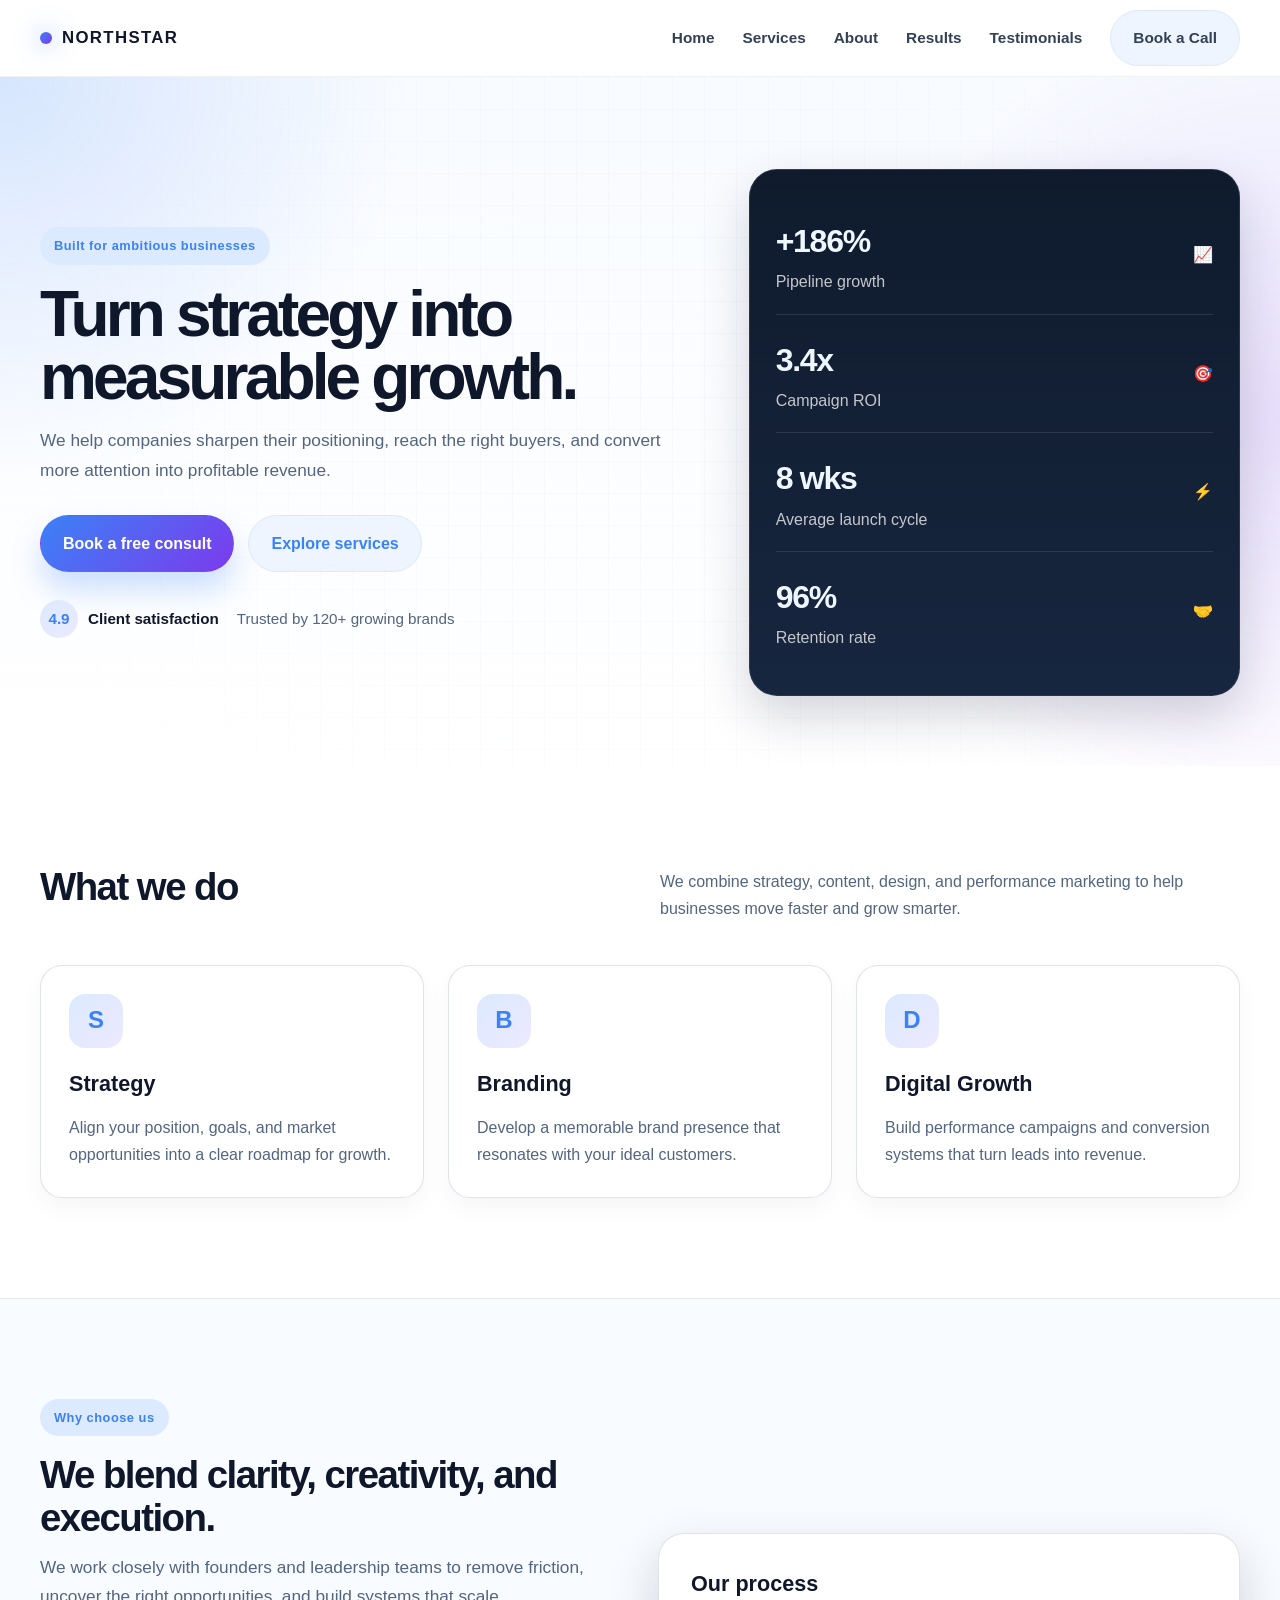
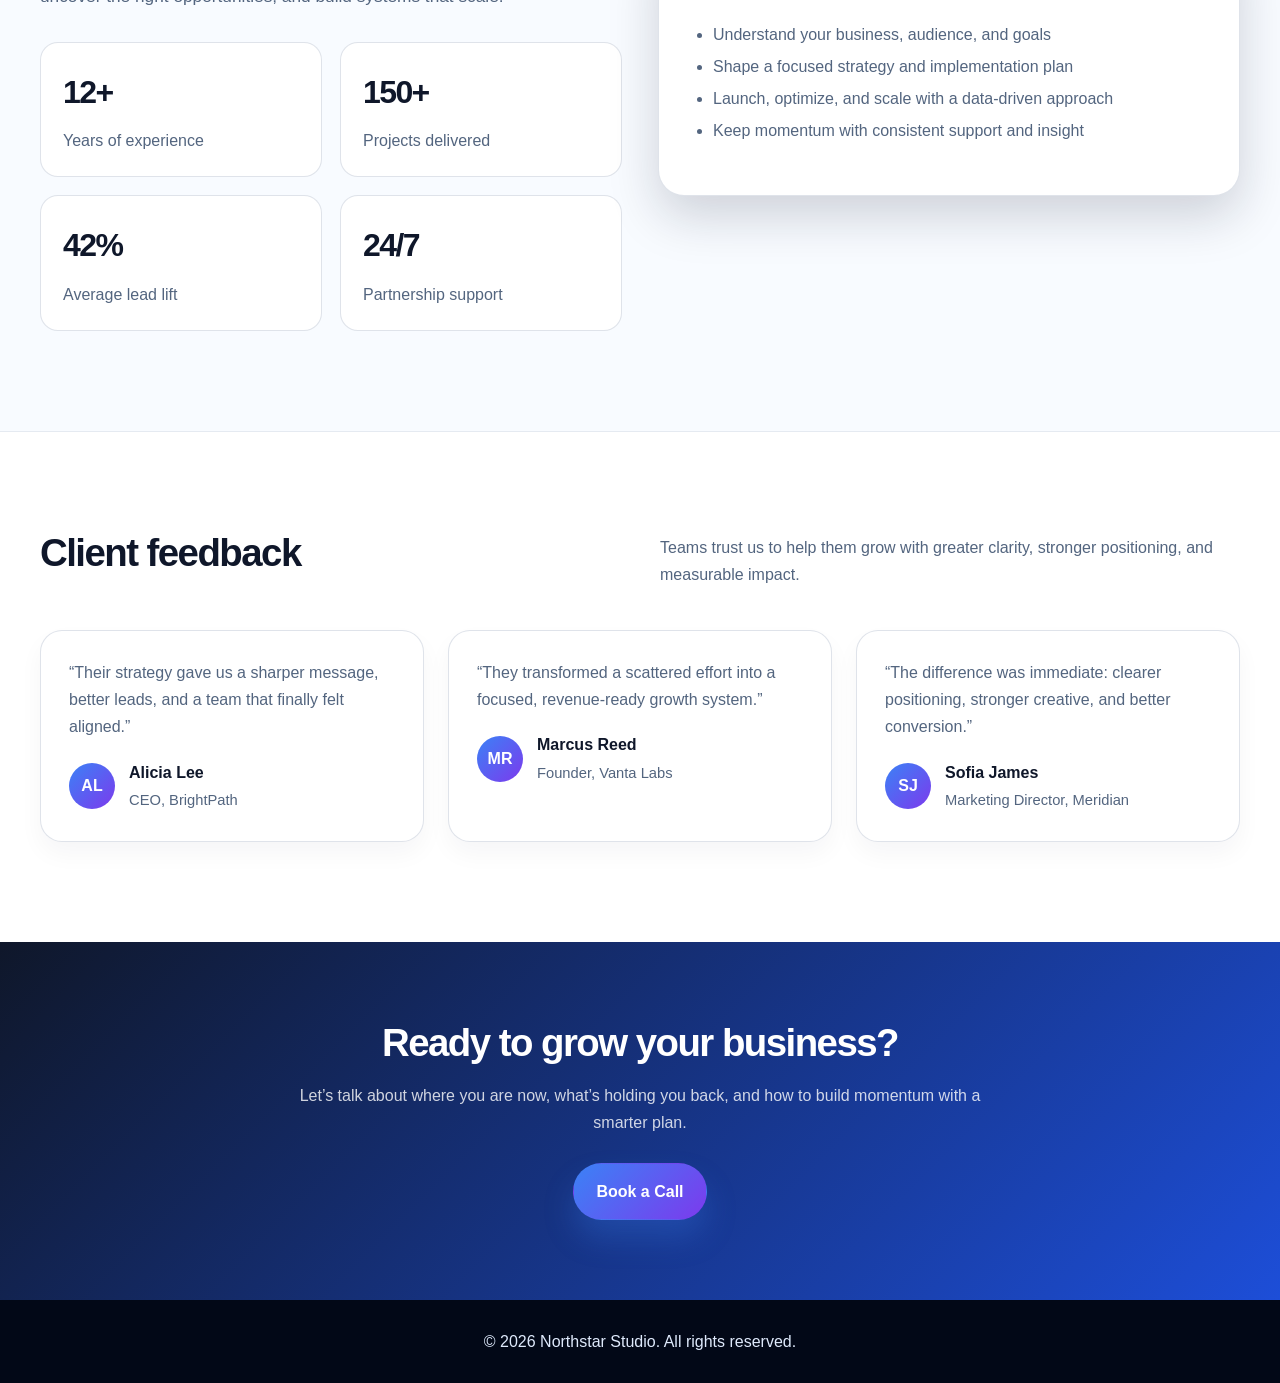
<file: Index.html>
<!DOCTYPE html>
<html lang="en">
<head>
  <meta charset="UTF-8" />
  <meta name="viewport" content="width=device-width, initial-scale=1.0" />
  <title>Northstar Studio | Business Growth Partners</title>
  <meta name="description" content="Growth strategy, branding, and digital marketing for ambitious businesses." />
  <link rel="stylesheet" href="Style.css" />
</head>
<body>
  <header class="site-header">
    <div class="container nav">
      <div class="brand"><span class="dot"></span> NORTHSTAR</div>

      <nav class="nav-links">
        <a href="index.html">Home</a>
        <a href="services.html">Services</a>
        <a href="about.html">About</a>
        <a href="results.html">Results</a>
        <a href="testimonials.html">Testimonials</a>
        <a href="booking a call.html" class="btn btn-light">Book a Call</a>
      </nav>
    </div>
  </header>

  <main>
    <section class="hero">
      <div class="container hero-inner">
        <div>
          <div class="eyebrow">Built for ambitious businesses</div>
          <h1>Turn strategy into measurable growth.</h1>
          <p class="lead">
            We help companies sharpen their positioning, reach the right buyers, and convert more attention into profitable revenue.
          </p>

          <div class="hero-actions">
            <a href="book-call.html" class="btn btn-primary">Book a free consult</a>
            <a href="services.html" class="btn btn-light">Explore services</a>
          </div>

          <div class="trust-row">
            <div class="rating">
              <span class="rating-badge">4.9</span>
              <span>Client satisfaction</span>
            </div>
            <span>Trusted by 120+ growing brands</span>
          </div>
        </div>

        <div class="hero-card">
          <div class="stat-box">
            <div>
              <div class="value">+186%</div>
              <div class="meta">Pipeline growth</div>
            </div>
            <div>📈</div>
          </div>

          <div class="stat-box">
            <div>
              <div class="value">3.4x</div>
              <div class="meta">Campaign ROI</div>
            </div>
            <div>🎯</div>
          </div>

          <div class="stat-box">
            <div>
              <div class="value">8 wks</div>
              <div class="meta">Average launch cycle</div>
            </div>
            <div>⚡</div>
          </div>

          <div class="stat-box">
            <div>
              <div class="value">96%</div>
              <div class="meta">Retention rate</div>
            </div>
            <div>🤝</div>
          </div>
        </div>
      </div>
    </section>

    <section class="section">
      <div class="container">
        <div class="section-header">
          <h2>What we do</h2>
          <p>We combine strategy, content, design, and performance marketing to help businesses move faster and grow smarter.</p>
        </div>

        <div class="grid-3">
          <div class="card">
            <div class="card-icon">S</div>
            <h3>Strategy</h3>
            <p>Align your position, goals, and market opportunities into a clear roadmap for growth.</p>
          </div>

          <div class="card">
            <div class="card-icon">B</div>
            <h3>Branding</h3>
            <p>Develop a memorable brand presence that resonates with your ideal customers.</p>
          </div>

          <div class="card">
            <div class="card-icon">D</div>
            <h3>Digital Growth</h3>
            <p>Build performance campaigns and conversion systems that turn leads into revenue.</p>
          </div>
        </div>
      </div>
    </section>

    <section class="section about">
      <div class="container about-grid">
        <div>
          <div class="eyebrow">Why choose us</div>
          <h2>We blend clarity, creativity, and execution.</h2>
          <p class="lead">
            We work closely with founders and leadership teams to remove friction, uncover the right opportunities, and build systems that scale.
          </p>

          <div class="stats">
            <div class="stat">
              <strong>12+</strong>
              <span>Years of experience</span>
            </div>
            <div class="stat">
              <strong>150+</strong>
              <span>Projects delivered</span>
            </div>
            <div class="stat">
              <strong>42%</strong>
              <span>Average lead lift</span>
            </div>
            <div class="stat">
              <strong>24/7</strong>
              <span>Partnership support</span>
            </div>
          </div>
        </div>

        <div class="about-panel">
          <h3>Our process</h3>
          <ul style="padding-left:22px; color:var(--muted); line-height:2;">
            <li>Understand your business, audience, and goals</li>
            <li>Shape a focused strategy and implementation plan</li>
            <li>Launch, optimize, and scale with a data-driven approach</li>
            <li>Keep momentum with consistent support and insight</li>
          </ul>
        </div>
      </div>
    </section>

    <section class="section">
      <div class="container">
        <div class="section-header">
          <h2>Client feedback</h2>
          <p>Teams trust us to help them grow with greater clarity, stronger positioning, and measurable impact.</p>
        </div>

        <div class="testimonials-grid">
          <div class="quote">
            <p>“Their strategy gave us a sharper message, better leads, and a team that finally felt aligned.”</p>
            <div class="person">
              <div class="avatar">AL</div>
              <div>
                <strong>Alicia Lee</strong>
                <span>CEO, BrightPath</span>
              </div>
            </div>
          </div>

          <div class="quote">
            <p>“They transformed a scattered effort into a focused, revenue-ready growth system.”</p>
            <div class="person">
              <div class="avatar">MR</div>
              <div>
                <strong>Marcus Reed</strong>
                <span>Founder, Vanta Labs</span>
              </div>
            </div>
          </div>

          <div class="quote">
            <p>“The difference was immediate: clearer positioning, stronger creative, and better conversion.”</p>
            <div class="person">
              <div class="avatar">SJ</div>
              <div>
                <strong>Sofia James</strong>
                <span>Marketing Director, Meridian</span>
              </div>
            </div>
          </div>
        </div>
      </div>
    </section>

    <section class="cta">
      <div class="container">
        <h2>Ready to grow your business?</h2>
        <p>Let’s talk about where you are now, what’s holding you back, and how to build momentum with a smarter plan.</p>
        <a href="book-call.html" class="btn btn-primary">Book a Call</a>
      </div>
    </section>
  </main>

  <footer class="site-footer">
    © 2026 Northstar Studio. All rights reserved.
  </footer>
</body>
</html>
</file>
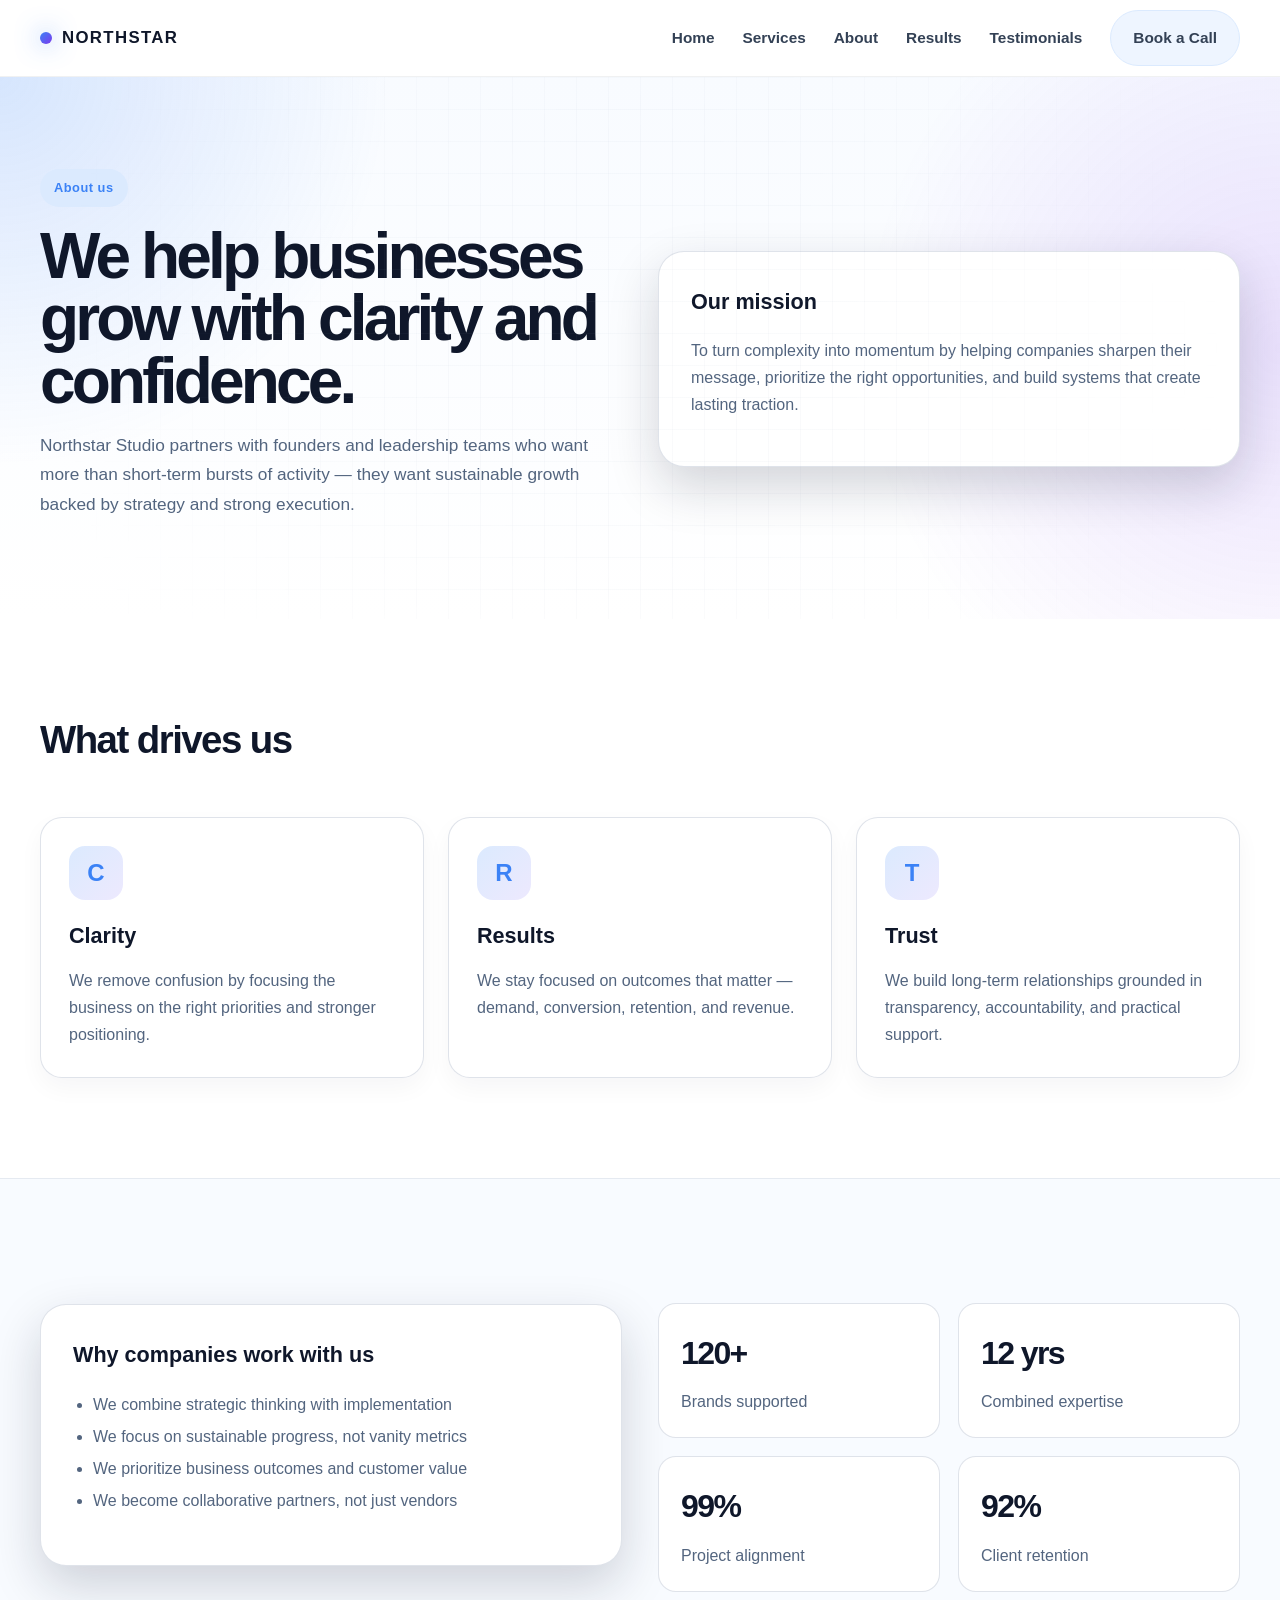
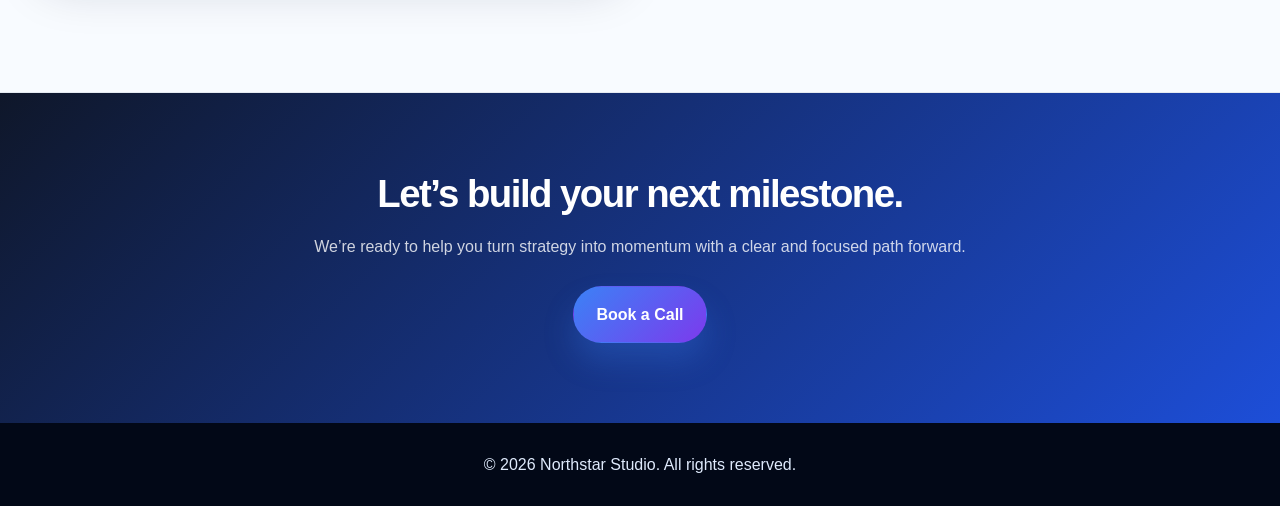
<file: About.html>
<!DOCTYPE html>
<html lang="en">
<head>
  <meta charset="UTF-8" />
  <meta name="viewport" content="width=device-width, initial-scale=1.0" />
  <title>Northstar Studio | About</title>
  <link rel="stylesheet" href="Style.css" />
</head>
<body>
  <header class="site-header">
    <div class="container nav">
      <div class="brand"><span class="dot"></span> NORTHSTAR</div>
      <nav class="nav-links">
        <a href="index.html">Home</a>
        <a href="services.html">Services</a>
        <a href="about.html">About</a>
        <a href="results.html">Results</a>
        <a href="testimonials.html">Testimonials</a>
        <a href="booking a call.html" class="btn btn-light">Book a Call</a>
      </nav>
    </div>
  </header>

  <main>
    <section class="hero">
      <div class="container about-grid">
        <div>
          <div class="eyebrow">About us</div>
          <h1>We help businesses grow with clarity and confidence.</h1>
          <p class="lead">
            Northstar Studio partners with founders and leadership teams who want more than short-term bursts of activity — they want sustainable growth backed by strategy and strong execution.
          </p>
        </div>

        <div class="about-panel">
          <h3>Our mission</h3>
          <p style="color:var(--muted);">
            To turn complexity into momentum by helping companies sharpen their message, prioritize the right opportunities, and build systems that create lasting traction.
          </p>
        </div>
      </div>
    </section>

    <section class="section">
      <div class="container">
        <div class="section-header">
          <h2>What drives us</h2>
        </div>

        <div class="grid-3">
          <div class="card">
            <div class="card-icon">C</div>
            <h3>Clarity</h3>
            <p>We remove confusion by focusing the business on the right priorities and stronger positioning.</p>
          </div>

          <div class="card">
            <div class="card-icon">R</div>
            <h3>Results</h3>
            <p>We stay focused on outcomes that matter — demand, conversion, retention, and revenue.</p>
          </div>

          <div class="card">
            <div class="card-icon">T</div>
            <h3>Trust</h3>
            <p>We build long-term relationships grounded in transparency, accountability, and practical support.</p>
          </div>
        </div>
      </div>
    </section>

    <section class="section about">
      <div class="container about-grid">
        <div class="about-panel">
          <h3>Why companies work with us</h3>
          <ul style="padding-left:20px; color:var(--muted); line-height:2;">
            <li>We combine strategic thinking with implementation</li>
            <li>We focus on sustainable progress, not vanity metrics</li>
            <li>We prioritize business outcomes and customer value</li>
            <li>We become collaborative partners, not just vendors</li>
          </ul>
        </div>

        <div class="stats">
          <div class="stat">
            <strong>120+</strong>
            <span>Brands supported</span>
          </div>
          <div class="stat">
            <strong>12 yrs</strong>
            <span>Combined expertise</span>
          </div>
          <div class="stat">
            <strong>99%</strong>
            <span>Project alignment</span>
          </div>
          <div class="stat">
            <strong>92%</strong>
            <span>Client retention</span>
          </div>
        </div>
      </div>
    </section>

    <section class="cta">
      <div class="container">
        <h2>Let’s build your next milestone.</h2>
        <p>We’re ready to help you turn strategy into momentum with a clear and focused path forward.</p>
        <a href="book-call.html" class="btn btn-primary">Book a Call</a>
      </div>
    </section>
  </main>

  <footer class="site-footer">
    © 2026 Northstar Studio. All rights reserved.
  </footer>
</body>
</html>
</file>
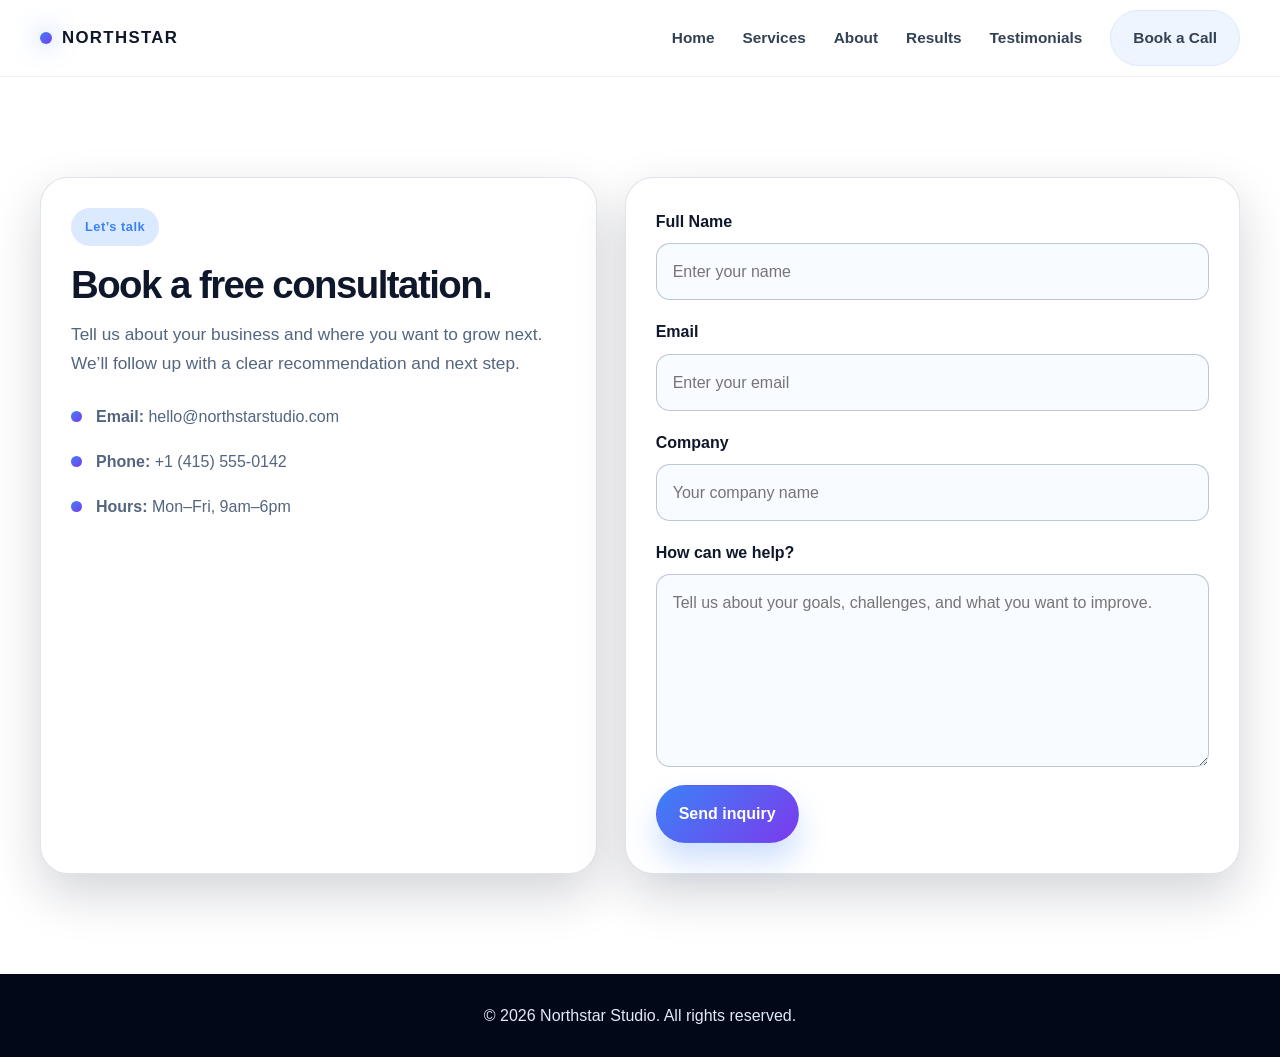
<file: Booking a Call.html>
<!DOCTYPE html>
<html lang="en">
<head>
  <meta charset="UTF-8" />
  <meta name="viewport" content="width=device-width, initial-scale=1.0" />
  <title>Northstar Studio | Book a Call</title>
  <link rel="stylesheet" href="Style.css" />
</head>
<body>
  <header class="site-header">
    <div class="container nav">
      <div class="brand"><span class="dot"></span> NORTHSTAR</div>
      <nav class="nav-links">
        <a href="index.html">Home</a>
        <a href="services.html">Services</a>
        <a href="about.html">About</a>
        <a href="results.html">Results</a>
        <a href="testimonials.html">Testimonials</a>
        <a href="booking a call.html" class="btn btn-light">Book a Call</a>
      </nav>
    </div>
  </header>

  <main class="section">
    <div class="container contact-wrap">
      <div class="contact-card">
        <div class="eyebrow">Let’s talk</div>
        <h2>Book a free consultation.</h2>
        <p class="lead" style="margin-bottom:20px;">
          Tell us about your business and where you want to grow next. We’ll follow up with a clear recommendation and next step.
        </p>

        <div class="contact-list">
          <div class="info-row">
            <span class="info-dot"></span>
            <div><strong>Email:</strong> hello@northstarstudio.com</div>
          </div>

          <div class="info-row">
            <span class="info-dot"></span>
            <div><strong>Phone:</strong> +1 (415) 555-0142</div>
          </div>

          <div class="info-row">
            <span class="info-dot"></span>
            <div><strong>Hours:</strong> Mon–Fri, 9am–6pm</div>
          </div>
        </div>
      </div>

      <div class="contact-card">
        <form>
          <div class="form-group">
            <label for="name">Full Name</label>
            <input type="text" id="name" placeholder="Enter your name" />
          </div>

          <div class="form-group">
            <label for="email">Email</label>
            <input type="email" id="email" placeholder="Enter your email" />
          </div>

          <div class="form-group">
            <label for="company">Company</label>
            <input type="text" id="company" placeholder="Your company name" />
          </div>

          <div class="form-group">
            <label for="message">How can we help?</label>
            <textarea id="message" rows="6" placeholder="Tell us about your goals, challenges, and what you want to improve."></textarea>
          </div>

          <button type="submit" class="btn btn-primary">Send inquiry</button>
        </form>
      </div>
    </div>
  </main>

  <footer class="site-footer">
    © 2026 Northstar Studio. All rights reserved.
  </footer>
</body>
</html>
</file>
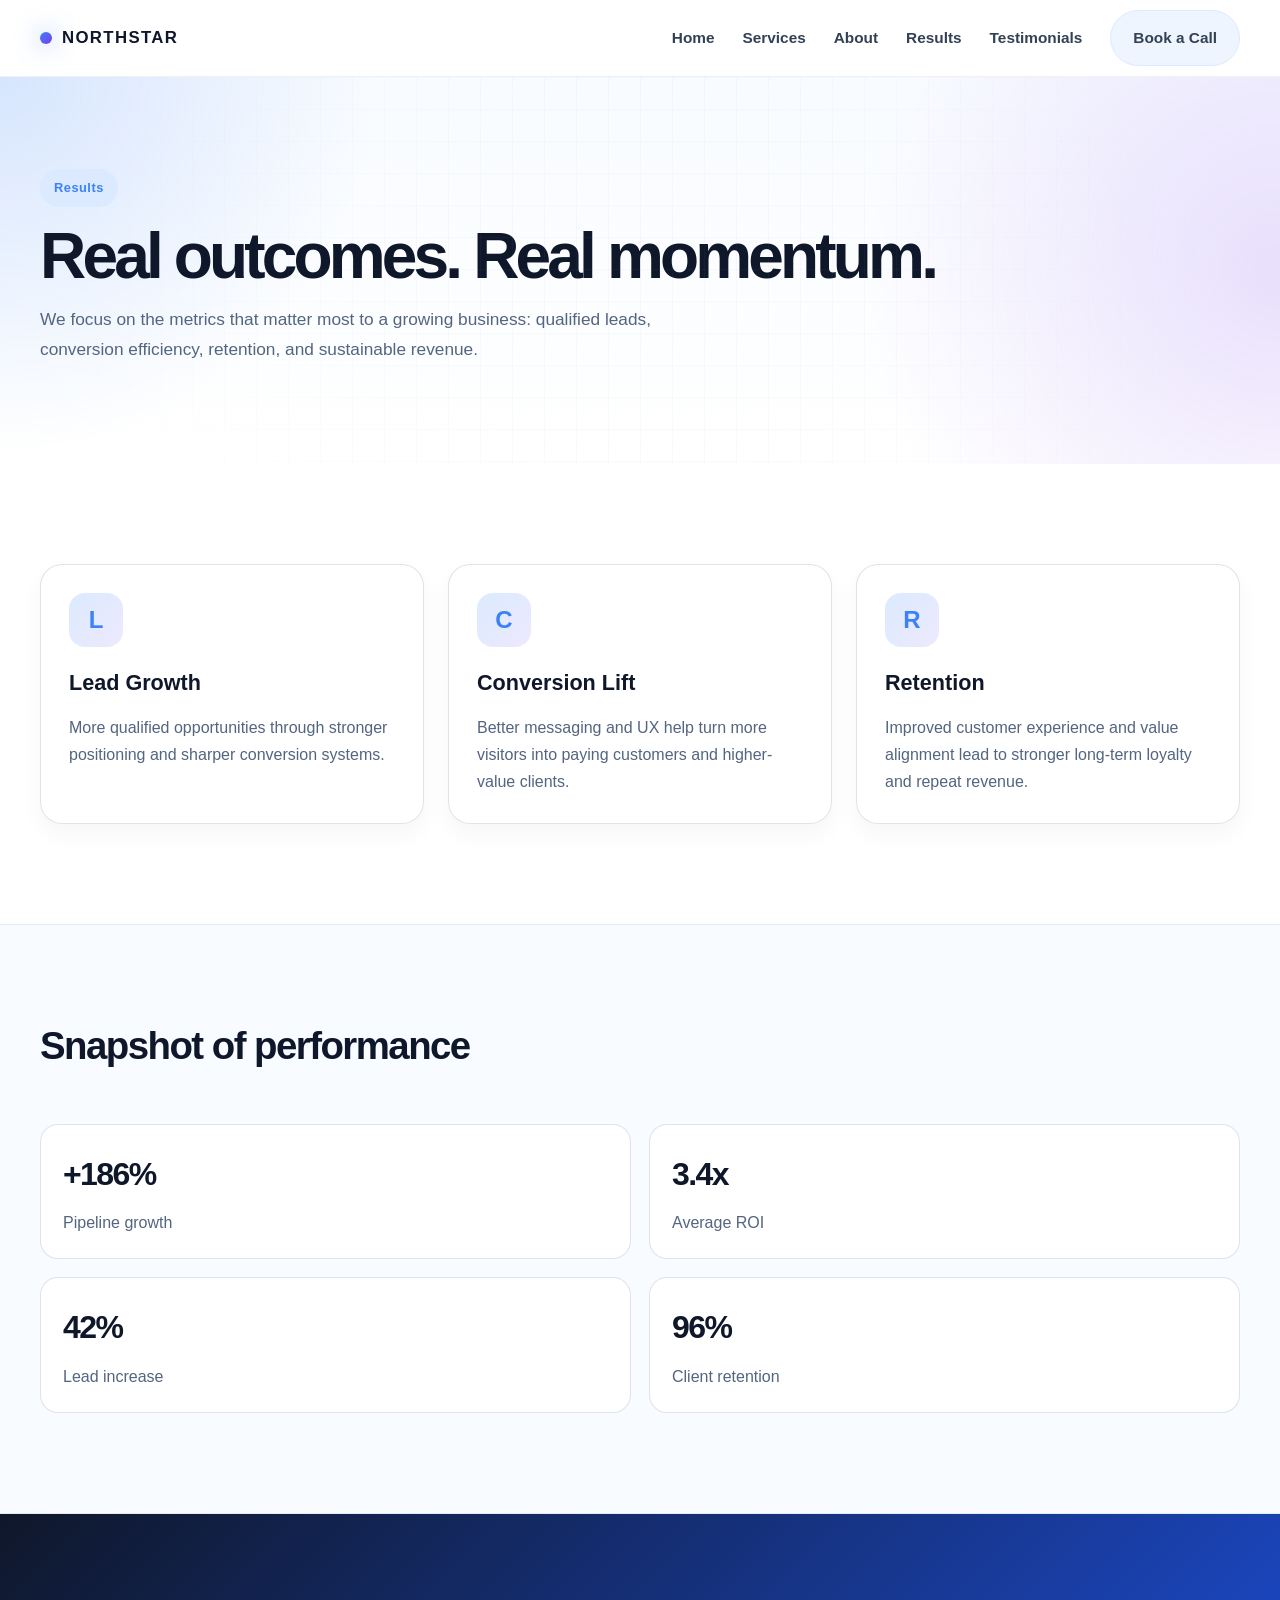
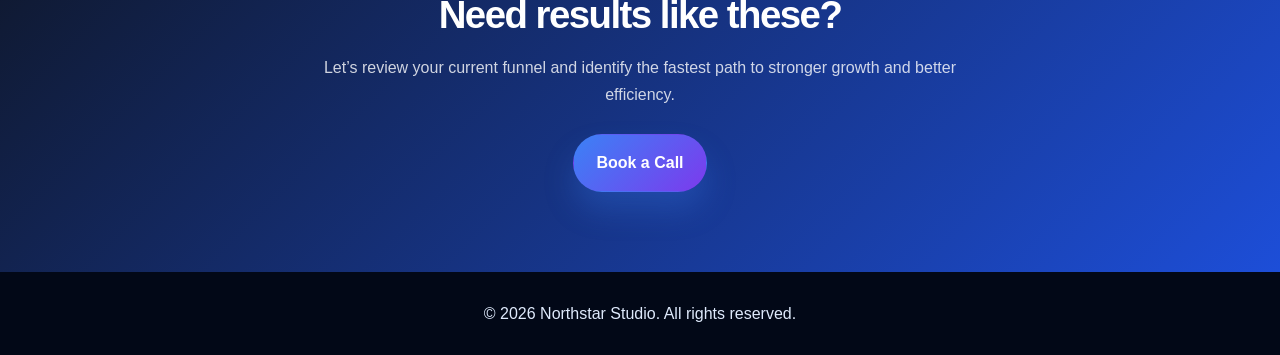
<file: Results.html>
<!DOCTYPE html>
<html lang="en">
<head>
  <meta charset="UTF-8" />
  <meta name="viewport" content="width=device-width, initial-scale=1.0" />
  <title>Northstar Studio | Results</title>
  <link rel="stylesheet" href="Style.css" />
</head>
<body>
  <header class="site-header">
    <div class="container nav">
      <div class="brand"><span class="dot"></span> NORTHSTAR</div>
      <nav class="nav-links">
        <a href="index.html">Home</a>
        <a href="services.html">Services</a>
        <a href="about.html">About</a>
        <a href="results.html">Results</a>
        <a href="testimonials.html">Testimonials</a>
        <a href="booking a call.html" class="btn btn-light">Book a Call</a>
      </nav>
    </div>
  </header>

  <main>
    <section class="hero">
      <div class="container">
        <div class="eyebrow">Results</div>
        <h1>Real outcomes. Real momentum.</h1>
        <p class="lead">
          We focus on the metrics that matter most to a growing business: qualified leads, conversion efficiency, retention, and sustainable revenue.
        </p>
      </div>
    </section>

    <section class="section">
      <div class="container">
        <div class="grid-3">
          <div class="card">
            <div class="card-icon">L</div>
            <h3>Lead Growth</h3>
            <p>More qualified opportunities through stronger positioning and sharper conversion systems.</p>
          </div>

          <div class="card">
            <div class="card-icon">C</div>
            <h3>Conversion Lift</h3>
            <p>Better messaging and UX help turn more visitors into paying customers and higher-value clients.</p>
          </div>

          <div class="card">
            <div class="card-icon">R</div>
            <h3>Retention</h3>
            <p>Improved customer experience and value alignment lead to stronger long-term loyalty and repeat revenue.</p>
          </div>
        </div>
      </div>
    </section>

    <section class="section about">
      <div class="container">
        <div class="section-header">
          <h2>Snapshot of performance</h2>
        </div>

        <div class="stats">
          <div class="stat">
            <strong>+186%</strong>
            <span>Pipeline growth</span>
          </div>
          <div class="stat">
            <strong>3.4x</strong>
            <span>Average ROI</span>
          </div>
          <div class="stat">
            <strong>42%</strong>
            <span>Lead increase</span>
          </div>
          <div class="stat">
            <strong>96%</strong>
            <span>Client retention</span>
          </div>
        </div>
      </div>
    </section>

    <section class="cta">
      <div class="container">
        <h2>Need results like these?</h2>
        <p>Let’s review your current funnel and identify the fastest path to stronger growth and better efficiency.</p>
        <a href="book-call.html" class="btn btn-primary">Book a Call</a>
      </div>
    </section>
  </main>

  <footer class="site-footer">
    © 2026 Northstar Studio. All rights reserved.
  </footer>
</body>
</html>
</file>
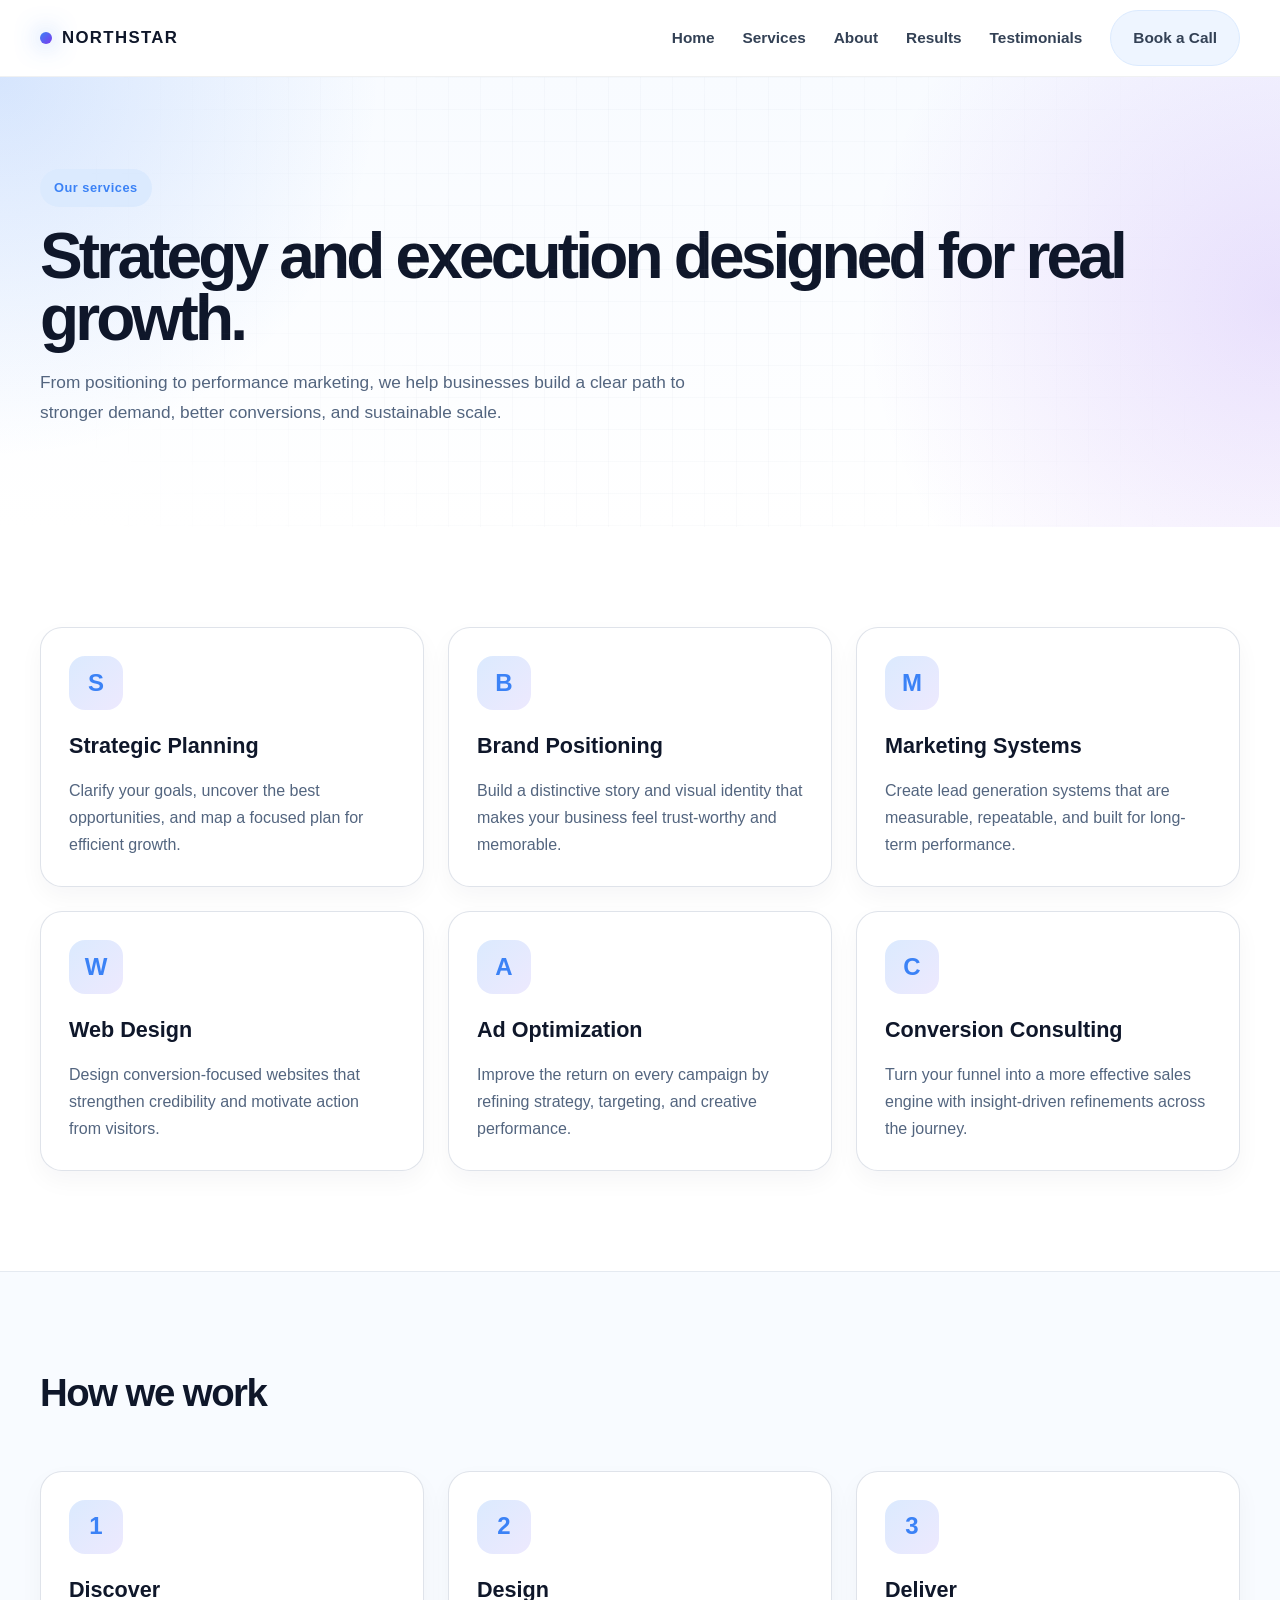
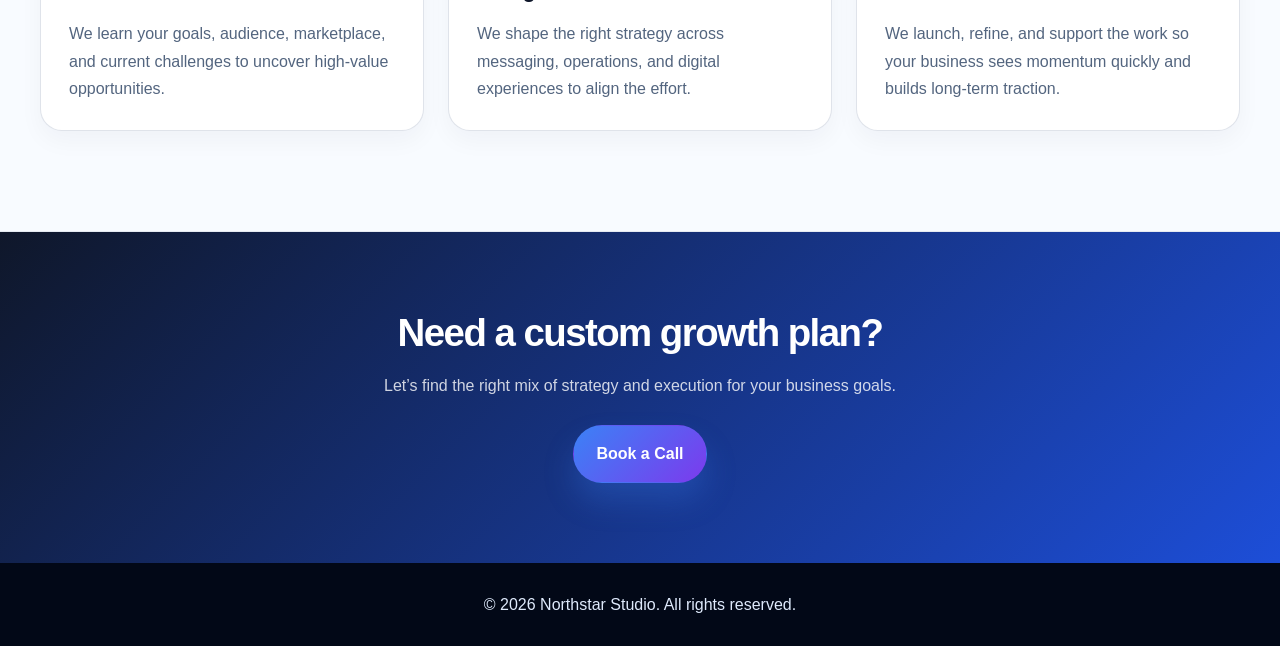
<file: Services.html>
<!DOCTYPE html>
<html lang="en">
<head>
  <meta charset="UTF-8" />
  <meta name="viewport" content="width=device-width, initial-scale=1.0" />
  <title>Northstar Studio | Services</title>
  <link rel="stylesheet" href="Style.css" />
</head>
<body>
  <header class="site-header">
    <div class="container nav">
      <div class="brand"><span class="dot"></span> NORTHSTAR</div>
      <nav class="nav-links">
        <a href="index.html">Home</a>
        <a href="services.html">Services</a>
        <a href="about.html">About</a>
        <a href="results.html">Results</a>
        <a href="testimonials.html">Testimonials</a>
        <a href="booking a call.html" class="btn btn-light">Book a Call</a>
      </nav>
    </div>
  </header>

  <main>
    <section class="hero">
      <div class="container">
        <div class="eyebrow">Our services</div>
        <h1>Strategy and execution designed for real growth.</h1>
        <p class="lead">
          From positioning to performance marketing, we help businesses build a clear path to stronger demand, better conversions, and sustainable scale.
        </p>
      </div>
    </section>

    <section class="section">
      <div class="container">
        <div class="grid-3">
          <div class="card">
            <div class="card-icon">S</div>
            <h3>Strategic Planning</h3>
            <p>Clarify your goals, uncover the best opportunities, and map a focused plan for efficient growth.</p>
          </div>

          <div class="card">
            <div class="card-icon">B</div>
            <h3>Brand Positioning</h3>
            <p>Build a distinctive story and visual identity that makes your business feel trust-worthy and memorable.</p>
          </div>

          <div class="card">
            <div class="card-icon">M</div>
            <h3>Marketing Systems</h3>
            <p>Create lead generation systems that are measurable, repeatable, and built for long-term performance.</p>
          </div>

          <div class="card">
            <div class="card-icon">W</div>
            <h3>Web Design</h3>
            <p>Design conversion-focused websites that strengthen credibility and motivate action from visitors.</p>
          </div>

          <div class="card">
            <div class="card-icon">A</div>
            <h3>Ad Optimization</h3>
            <p>Improve the return on every campaign by refining strategy, targeting, and creative performance.</p>
          </div>

          <div class="card">
            <div class="card-icon">C</div>
            <h3>Conversion Consulting</h3>
            <p>Turn your funnel into a more effective sales engine with insight-driven refinements across the journey.</p>
          </div>
        </div>
      </div>
    </section>

    <section class="section about">
      <div class="container">
        <div class="section-header">
          <h2>How we work</h2>
        </div>

        <div class="grid-3">
          <div class="card">
            <div class="card-icon">1</div>
            <h3>Discover</h3>
            <p>We learn your goals, audience, marketplace, and current challenges to uncover high-value opportunities.</p>
          </div>

          <div class="card">
            <div class="card-icon">2</div>
            <h3>Design</h3>
            <p>We shape the right strategy across messaging, operations, and digital experiences to align the effort.</p>
          </div>

          <div class="card">
            <div class="card-icon">3</div>
            <h3>Deliver</h3>
            <p>We launch, refine, and support the work so your business sees momentum quickly and builds long-term traction.</p>
          </div>
        </div>
      </div>
    </section>

    <section class="cta">
      <div class="container">
        <h2>Need a custom growth plan?</h2>
        <p>Let’s find the right mix of strategy and execution for your business goals.</p>
        <a href="book-call.html" class="btn btn-primary">Book a Call</a>
      </div>
    </section>
  </main>

  <footer class="site-footer">
    © 2026 Northstar Studio. All rights reserved.
  </footer>
</body>
</html>
</file>
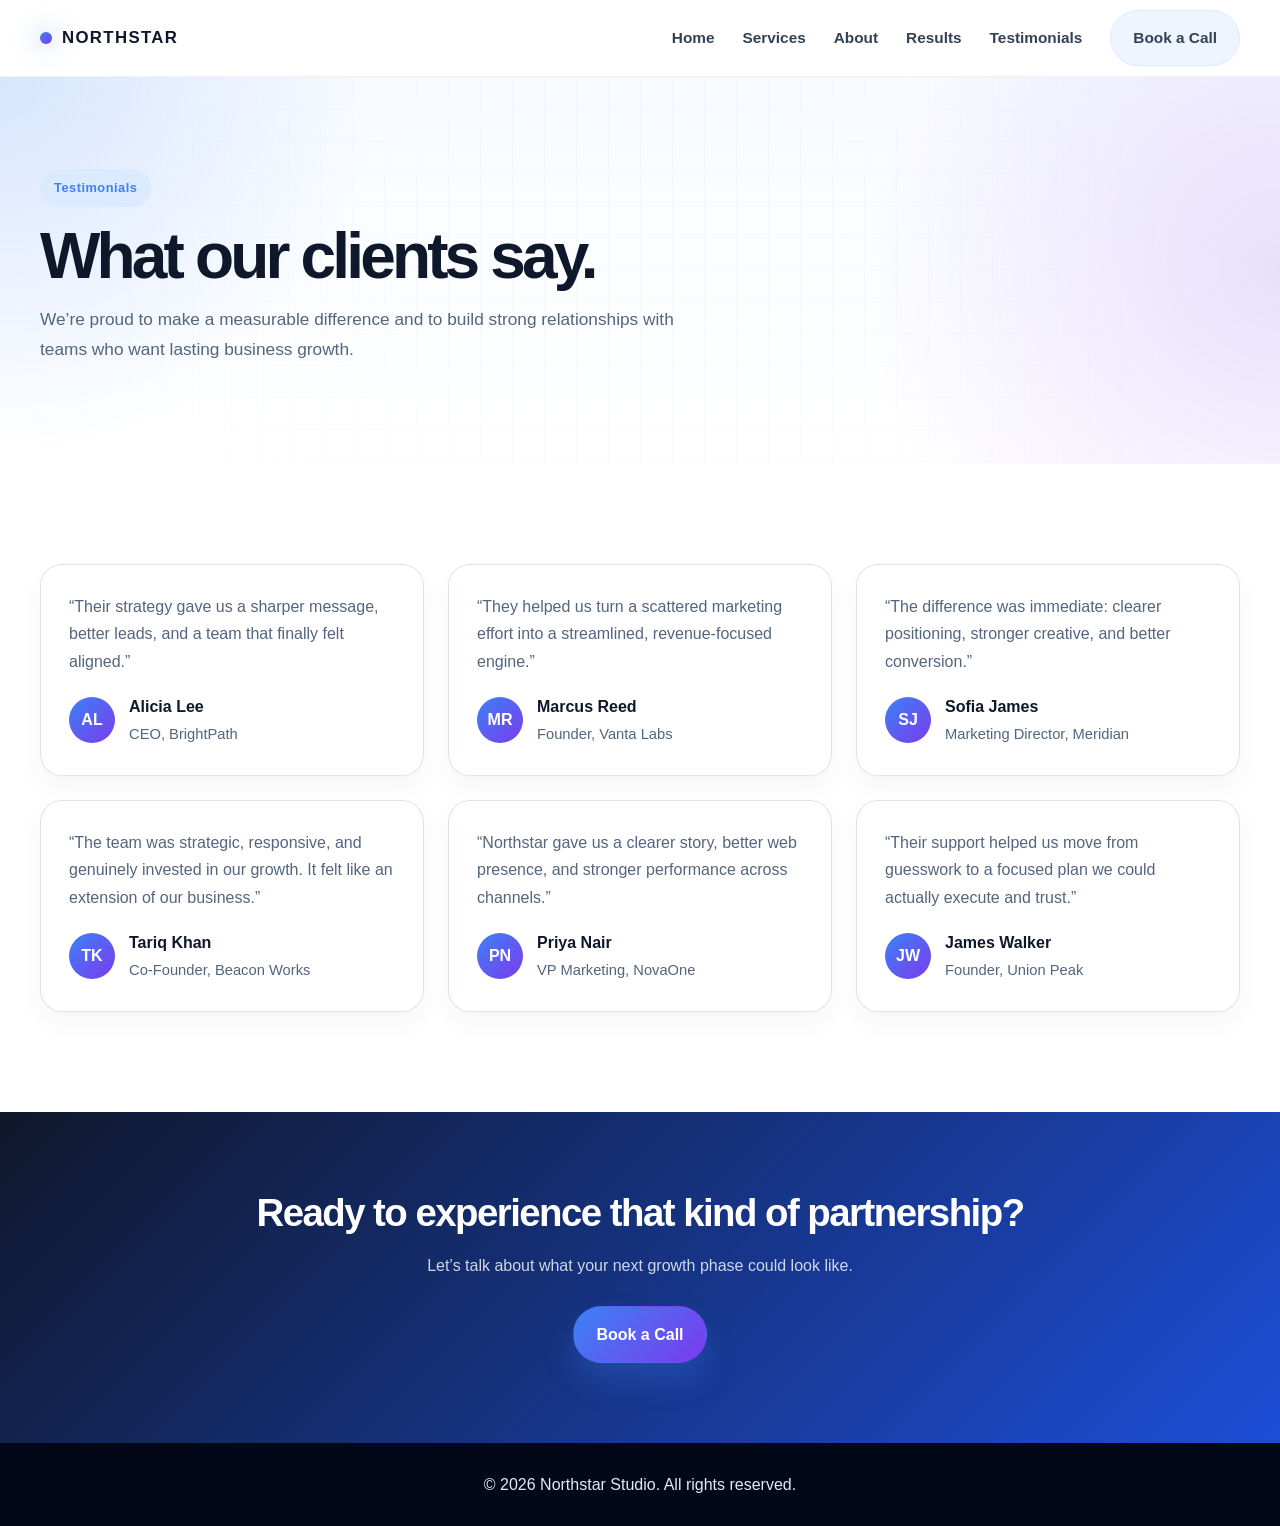
<file: Testimonials.html>
<!DOCTYPE html>
<html lang="en">
<head>
  <meta charset="UTF-8" />
  <meta name="viewport" content="width=device-width, initial-scale=1.0" />
  <title>Northstar Studio | Testimonials</title>
  <link rel="stylesheet" href="Style.css" />
</head>
<body>
  <header class="site-header">
    <div class="container nav">
      <div class="brand"><span class="dot"></span> NORTHSTAR</div>
      <nav class="nav-links">
        <a href="index.html">Home</a>
        <a href="services.html">Services</a>
        <a href="about.html">About</a>
        <a href="results.html">Results</a>
        <a href="testimonials.html">Testimonials</a>
        <a href="booking a call.html" class="btn btn-light">Book a Call</a>
      </nav>
    </div>
  </header>

  <main>
    <section class="hero">
      <div class="container">
        <div class="eyebrow">Testimonials</div>
        <h1>What our clients say.</h1>
        <p class="lead">
          We’re proud to make a measurable difference and to build strong relationships with teams who want lasting business growth.
        </p>
      </div>
    </section>

    <section class="section">
      <div class="container testimonials-grid">
        <div class="quote">
          <p>“Their strategy gave us a sharper message, better leads, and a team that finally felt aligned.”</p>
          <div class="person">
            <div class="avatar">AL</div>
            <div>
              <strong>Alicia Lee</strong>
              <span>CEO, BrightPath</span>
            </div>
          </div>
        </div>

        <div class="quote">
          <p>“They helped us turn a scattered marketing effort into a streamlined, revenue-focused engine.”</p>
          <div class="person">
            <div class="avatar">MR</div>
            <div>
              <strong>Marcus Reed</strong>
              <span>Founder, Vanta Labs</span>
            </div>
          </div>
        </div>

        <div class="quote">
          <p>“The difference was immediate: clearer positioning, stronger creative, and better conversion.”</p>
          <div class="person">
            <div class="avatar">SJ</div>
            <div>
              <strong>Sofia James</strong>
              <span>Marketing Director, Meridian</span>
            </div>
          </div>
        </div>

        <div class="quote">
          <p>“The team was strategic, responsive, and genuinely invested in our growth. It felt like an extension of our business.”</p>
          <div class="person">
            <div class="avatar">TK</div>
            <div>
              <strong>Tariq Khan</strong>
              <span>Co-Founder, Beacon Works</span>
            </div>
          </div>
        </div>

        <div class="quote">
          <p>“Northstar gave us a clearer story, better web presence, and stronger performance across channels.”</p>
          <div class="person">
            <div class="avatar">PN</div>
            <div>
              <strong>Priya Nair</strong>
              <span>VP Marketing, NovaOne</span>
            </div>
          </div>
        </div>

        <div class="quote">
          <p>“Their support helped us move from guesswork to a focused plan we could actually execute and trust.”</p>
          <div class="person">
            <div class="avatar">JW</div>
            <div>
              <strong>James Walker</strong>
              <span>Founder, Union Peak</span>
            </div>
          </div>
        </div>
      </div>
    </section>

    <section class="cta">
      <div class="container">
        <h2>Ready to experience that kind of partnership?</h2>
        <p>Let’s talk about what your next growth phase could look like.</p>
        <a href="book-call.html" class="btn btn-primary">Book a Call</a>
      </div>
    </section>
  </main>

  <footer class="site-footer">
    © 2026 Northstar Studio. All rights reserved.
  </footer>
</body>
</html>
</file>
<file: Style.css>
:root{
  --bg:#081120;
  --bg-alt:#0f1b2d;
  --panel:#0d1729;
  --panel-soft:#111f34;
  --surface:#f5f8ff;
  --white:#ffffff;
  --text:#0f172a;
  --muted:#53657f;
  --primary:#3b82f6;
  --primary-2:#7c3aed;
  --accent:#2dd4bf;
  --line:rgba(148,163,184,0.3);
  --shadow: 0 20px 50px rgba(15, 23, 42, 0.18);
  --radius: 22px;
  --max: 1200px;
}

* { box-sizing:border-box; }
html { scroll-behavior:smooth; }
body{
  margin:0;
  font-family: Inter, Arial, Helvetica, sans-serif;
  color:var(--text);
  background:#ffffff;
  line-height:1.7;
}

img { max-width:100%; display:block; }
a { text-decoration:none; color:inherit; }
button, input, textarea { font:inherit; }

.container{
  width:min(var(--max), calc(100% - 36px));
  margin:0 auto;
}

.site-header{
  position:sticky;
  top:0;
  z-index:50;
  background:rgba(255,255,255,0.82);
  backdrop-filter: blur(10px);
  border-bottom:1px solid rgba(15,23,42,0.06);
}

.nav{
  display:flex;
  justify-content:space-between;
  align-items:center;
  min-height:76px;
}

.brand{
  display:flex;
  align-items:center;
  font-weight:800;
  letter-spacing:0.08em;
  font-size:1.05rem;
}
.brand .dot{
  width:12px; height:12px;
  display:inline-block;
  border-radius:50%;
  background:linear-gradient(135deg, var(--primary), var(--primary-2));
  margin-right:10px;
  box-shadow:0 0 25px rgba(59,130,246,0.7);
}

.nav-links{
  display:flex;
  align-items:center;
  gap:28px;
}

.nav-links a{
  color:#334155;
  font-weight:600;
  font-size:0.96rem;
  transition:0.2s ease;
}
.nav-links a:hover { color:var(--text); }

.btn{
  display:inline-flex;
  align-items:center;
  justify-content:center;
  gap:10px;
  padding:14px 22px;
  border-radius:999px;
  font-weight:700;
  border:1px solid transparent;
  transition:0.25s ease;
  cursor:pointer;
  white-space:nowrap;
}

.btn-primary{
  background:linear-gradient(135deg, var(--primary), var(--primary-2));
  color:#fff;
  box-shadow:0 18px 30px rgba(59,130,246,0.25);
}
.btn-primary:hover{
  transform:translateY(-2px);
  box-shadow:0 20px 35px rgba(59,130,246,0.3);
}

.btn-light{
  background:#eef5ff;
  color:var(--primary);
  border-color:#dbeafe;
}
.btn-light:hover{
  background:#e6f0ff;
}

.hero{
  position:relative;
  overflow:hidden;
  padding:92px 0 70px;
  background:
    radial-gradient(circle at top left, rgba(59,130,246,0.18), transparent 28%),
    radial-gradient(circle at right center, rgba(124,58,237,0.15), transparent 32%),
    linear-gradient(180deg, #f8fbff 0%, #ffffff 100%);
}
.hero::before{
  content:"";
  position:absolute;
  inset:0;
  background-image:linear-gradient(rgba(148,163,184,0.05) 1px, transparent 1px),
                    linear-gradient(90deg, rgba(148,163,184,0.05) 1px, transparent 1px);
  background-size:32px 32px;
  mask-image:radial-gradient(circle at center, black 30%, transparent 85%);
}

.hero-inner{
  display:grid;
  grid-template-columns:1.15fr .85fr;
  gap:44px;
  align-items:center;
  position:relative;
  z-index:1;
}

.eyebrow{
  display:inline-flex;
  padding:8px 14px;
  border-radius:999px;
  background:#dbeafe;
  color:var(--primary);
  font-size:0.8rem;
  font-weight:700;
  letter-spacing:0.04em;
  margin-bottom:18px;
}

h1{
  font-size:clamp(2.7rem, 5vw, 5rem);
  line-height:0.98;
  letter-spacing:-0.06em;
  margin:0 0 18px;
  color:#0f172a;
}
h2{
  font-size:clamp(2.1rem, 3vw, 3.2rem);
  line-height:1.1;
  letter-spacing:-0.04em;
  margin:0 0 14px;
}
h3{
  font-size:1.35rem;
  margin:0 0 12px;
}

.lead{
  font-size:1.08rem;
  color:var(--muted);
  max-width:650px;
  margin:0 0 30px;
}
.hero-actions{
  display:flex;
  flex-wrap:wrap;
  gap:14px;
  margin-bottom:28px;
}

.trust-row{
  display:flex;
  flex-wrap:wrap;
  align-items:center;
  gap:18px;
  color:var(--muted);
  font-size:0.95rem;
}
.rating{
  display:flex;
  align-items:center;
  gap:10px;
  font-weight:700;
  color:var(--text);
}
.rating-badge{
  width:38px;
  height:38px;
  border-radius:50%;
  display:grid;
  place-items:center;
  background:linear-gradient(135deg, #dbeafe, #ede9fe);
  color:var(--primary);
  font-weight:800;
}

.hero-card{
  background:linear-gradient(180deg, var(--bg-alt), #17263f);
  border-radius:28px;
  padding:26px;
  color:#eef6ff;
  box-shadow:var(--shadow);
  border:1px solid rgba(148,163,184,0.18);
}
.stat-box{
  display:flex;
  justify-content:space-between;
  align-items:center;
  padding:18px 0;
  border-bottom:1px solid rgba(148,163,184,0.18);
}
.stat-box:last-child { border-bottom:none; }
.stat-box .value{
  font-size:2rem;
  font-weight:800;
  letter-spacing:-0.04em;
}
.stat-box .meta{
  color:rgba(255,255,255,0.75);
}

.section{
  padding:100px 0;
}
.section-header{
  display:flex;
  justify-content:space-between;
  align-items:end;
  gap:24px;
  margin-bottom:42px;
}
.section-header p{
  margin:0;
  max-width:580px;
  color:var(--muted);
}

.grid-3{
  display:grid;
  grid-template-columns:repeat(3, minmax(0,1fr));
  gap:24px;
}
.card{
  background:#fff;
  border:1px solid var(--line);
  border-radius:var(--radius);
  padding:28px;
  box-shadow:0 10px 25px rgba(15, 23, 42, 0.04);
}
.card:hover{
  transform:translateY(-4px);
  transition:0.2s ease;
  box-shadow:0 18px 35px rgba(15, 23, 42, 0.08);
}
.card-icon{
  width:54px;
  height:54px;
  border-radius:16px;
  display:grid;
  place-items:center;
  background:linear-gradient(135deg, #dbeafe, #ede9fe);
  color:var(--primary);
  margin-bottom:18px;
  font-size:1.5rem;
  font-weight:800;
}
.card p{ color:var(--muted); margin:0; }

.about{
  background:#f8fbff;
  border-top:1px solid rgba(148,163,184,0.2);
  border-bottom:1px solid rgba(148,163,184,0.2);
}

.about-grid{
  display:grid;
  grid-template-columns:1fr 1fr;
  gap:36px;
  align-items:center;
}
.about-panel{
  background:#fff;
  border:1px solid var(--line);
  border-radius:26px;
  padding:32px;
  box-shadow:var(--shadow);
}

.stats{
  display:grid;
  grid-template-columns:repeat(2, minmax(0,1fr));
  gap:18px;
  margin-top:24px;
}
.stats .stat{
  background:#fff;
  border:1px solid var(--line);
  border-radius:18px;
  padding:22px;
}
.stats .stat strong{
  display:block;
  font-size:2rem;
  letter-spacing:-0.05em;
  margin-bottom:8px;
}
.stats .stat span{
  color:var(--muted);
}

.testimonials-grid{
  display:grid;
  grid-template-columns:repeat(3, minmax(0,1fr));
  gap:24px;
}
.quote{
  background:#fff;
  border:1px solid var(--line);
  border-radius:22px;
  padding:28px;
  box-shadow:0 12px 25px rgba(15, 23, 42, 0.04);
}
.quote p{
  margin:0 0 18px;
  color:var(--muted);
}
.person{
  display:flex;
  align-items:center;
  gap:14px;
}
.avatar{
  width:46px;
  height:46px;
  border-radius:50%;
  display:grid;
  place-items:center;
  font-weight:800;
  color:#fff;
  background:linear-gradient(135deg, var(--primary), var(--primary-2));
}
.person strong{ display:block; }
.person span{ color:var(--muted); font-size:0.92rem; }

.cta{
  background:linear-gradient(135deg, #0f172a 0%, #1d4ed8 100%);
  color:#fff;
  text-align:center;
  padding:80px 0;
}
.cta h2{
  margin:0 0 18px;
  color:#fff;
}
.cta p{
  max-width:700px;
  margin:0 auto 26px;
  color:rgba(255,255,255,0.8);
}

.contact-wrap{
  display:grid;
  grid-template-columns:0.95fr 1.05fr;
  gap:28px;
}
.contact-card{
  background:#fff;
  border:1px solid var(--line);
  border-radius:28px;
  padding:30px;
  box-shadow:var(--shadow);
}
.contact-list{
  display:grid;
  gap:18px;
  margin-top:24px;
}
.info-row{
  display:flex;
  gap:14px;
  align-items:flex-start;
  color:var(--muted);
}
.info-dot{
  width:11px; height:11px; border-radius:50%;
  background:linear-gradient(135deg, var(--primary), var(--primary-2));
  margin-top:8px;
}

.form-group{
  display:flex;
  flex-direction:column;
  gap:8px;
  margin-bottom:18px;
}
label{
  font-weight:700;
  color:var(--text);
}
input, textarea{
  width:100%;
  padding:14px 16px;
  border-radius:14px;
  border:1px solid rgba(148,163,184,0.6);
  background:#f8fbff;
  font:inherit;
  resize:vertical;
}
input:focus, textarea:focus{
  outline:none;
  border-color:var(--primary);
  box-shadow:0 0 0 4px rgba(59,130,246,0.12);
}

.site-footer{
  background:#020817;
  color:#dfeafc;
  padding:28px 0;
  text-align:center;
}

@media (max-width: 900px){
  .hero-inner,
  .about-grid,
  .contact-wrap,
  .grid-3,
  .testimonials-grid{
    grid-template-columns:1fr;
  }
  .section-header{
    display:block;
  }
  .section-header p{
    margin-top:14px;
  }
}

@media (max-width: 720px){
  .nav-links{
    display:none;
  }
  .hero{
    padding-top:70px;
  }
}
</file>
